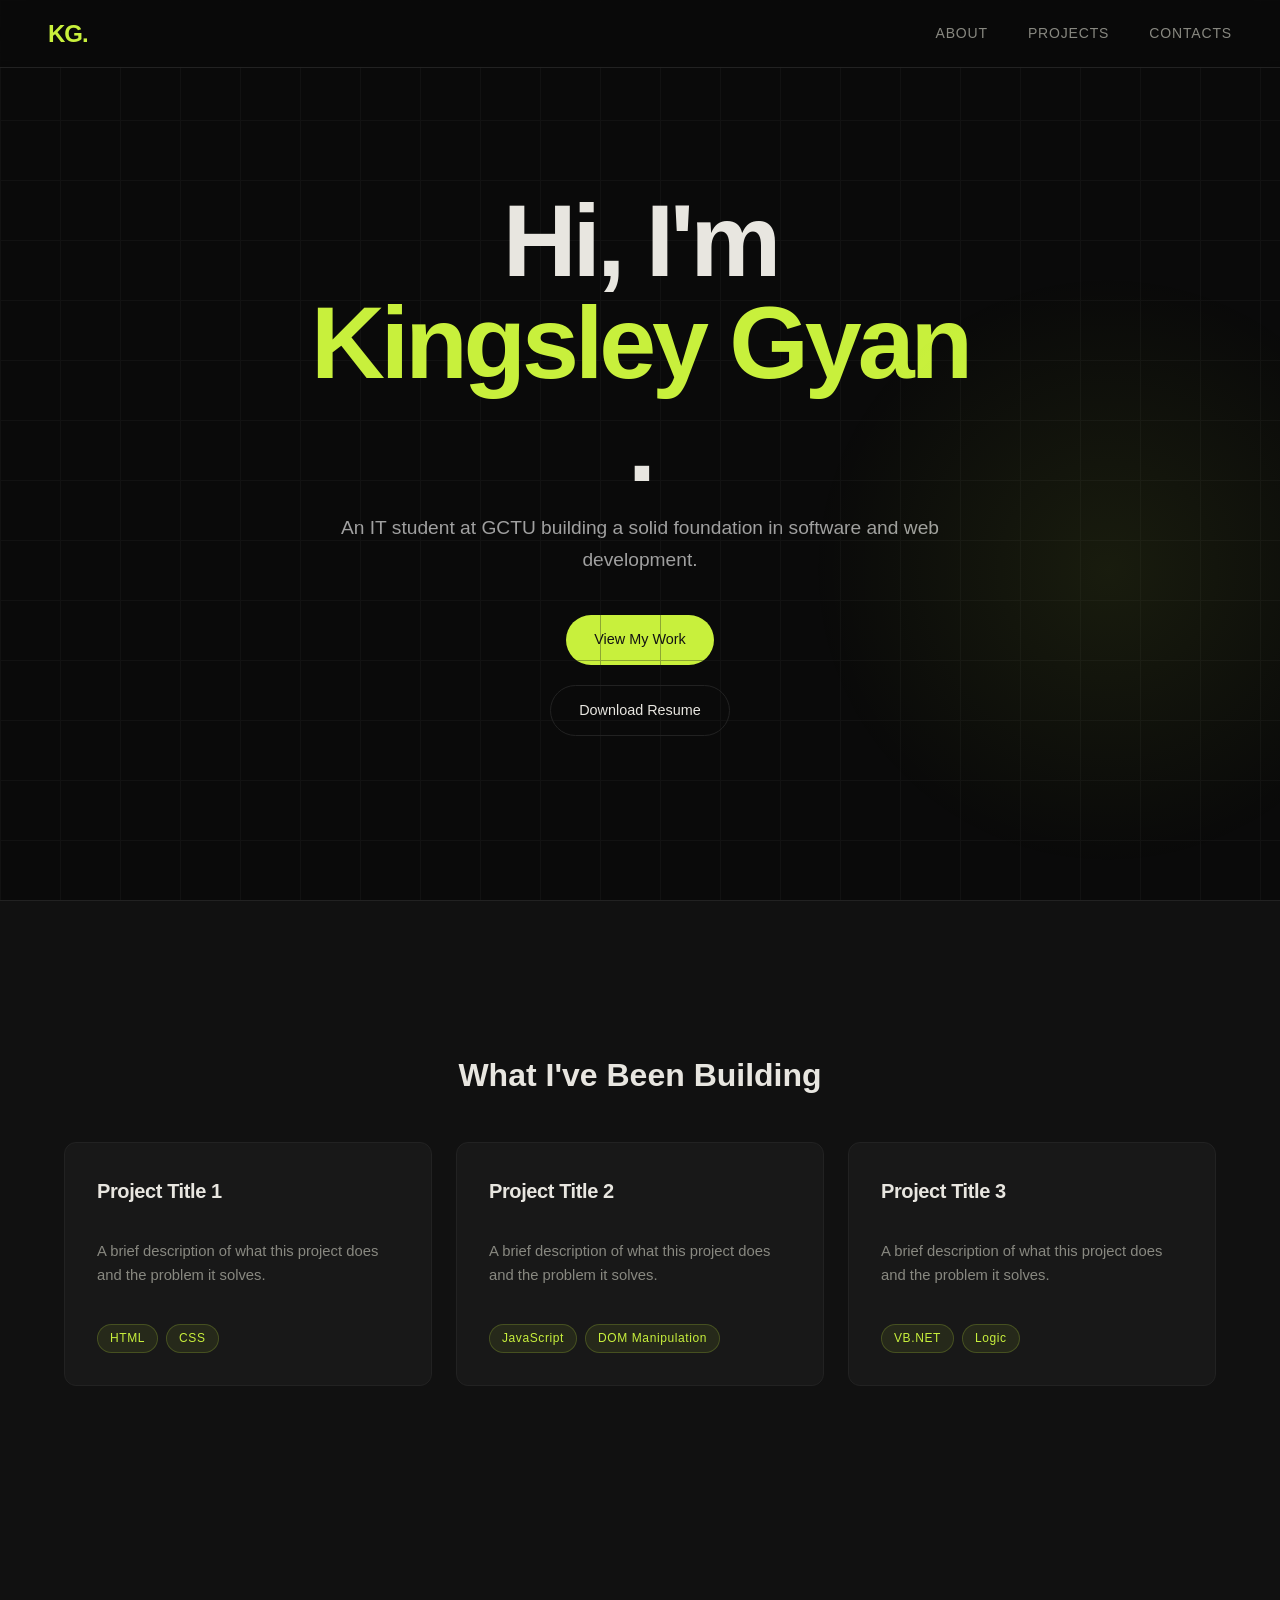
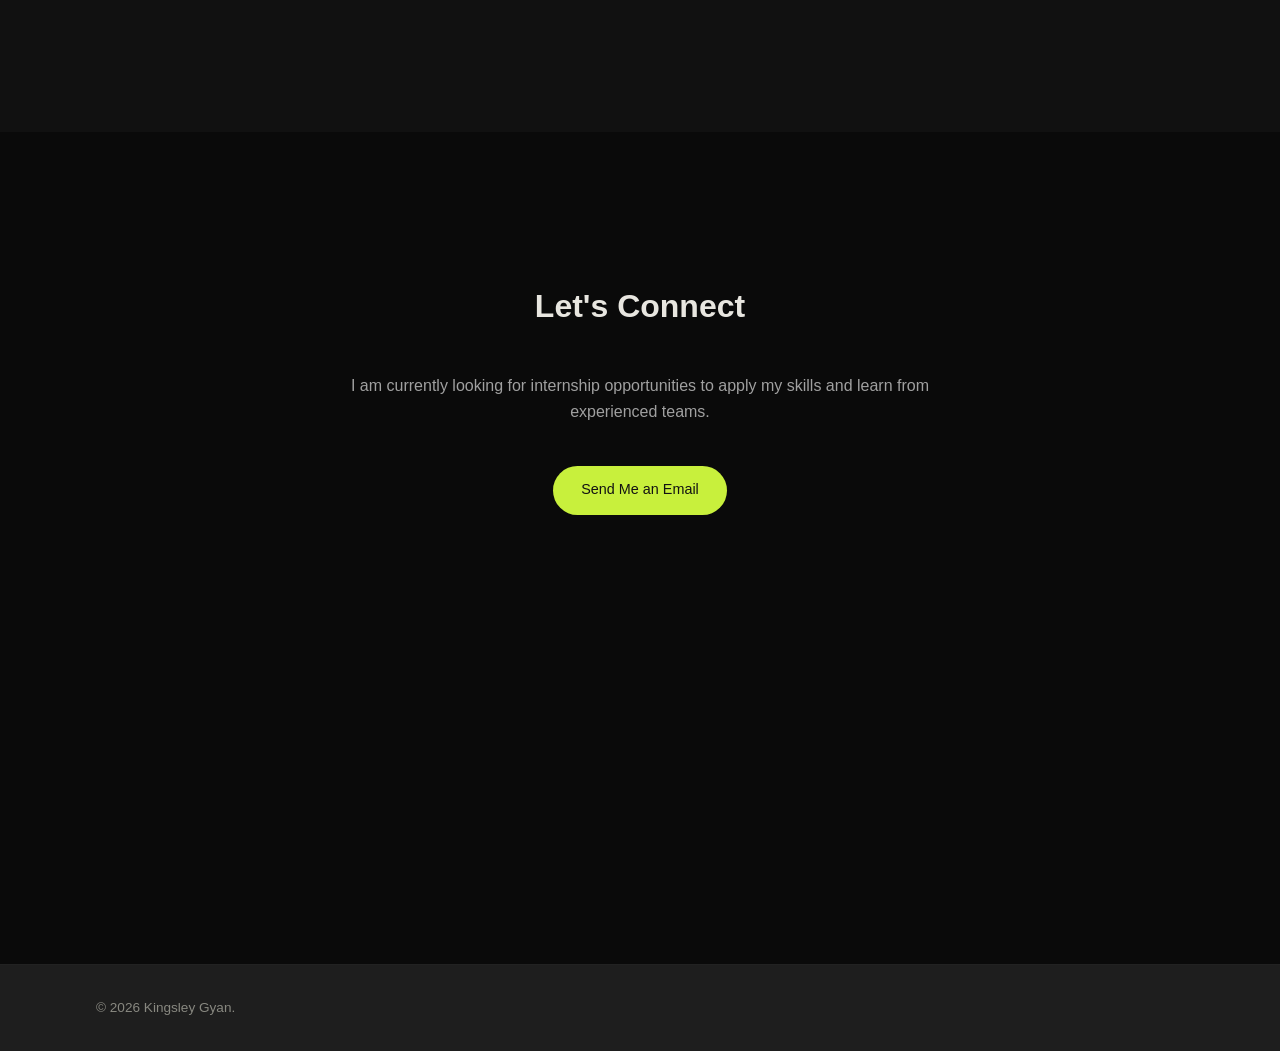
<file: index.html>
<!DOCTYPE html>
<html lang="en">
<head>
    <meta charset="UTF-8">
    <meta name="viewport" content="width=device-width, initial-scale=1.0">
    <title>Kingsley Gyan | Portfolio</title>
    <link rel="stylesheet" href="style.css">
</head>
<body>
    <nav>
        <div class="logo">KG.</div>
        <ul class="nav-links">
            <li><a href="about.html">About</a></li>
            <li><a href="projects.html">Projects</a></li>
            <li><a href="contacts.html">Contacts</a></li>
        </ul>
    </nav>

    <header id="about" class="hero">
        <h1>Hi, I'm <span class="accent">Kingsley Gyan</span>.</h1>
        <p>An IT student at GCTU building a solid foundation in software and web development.</p>
        <a href="projects.html" class="btn">View My Work</a>
        <a href="YOUR_RESUME_LINK_HERE.pdf" class="btn btn-outline" target="_blank">Download Resume</a> 
    </header>

    <section id="projects" class="projects-section">
        <h2>What I've Been Building</h2>
        <div class="project-grid">
            
            <div class="project-card">
                <h3>Project Title 1</h3>
                <p>A brief description of what this project does and the problem it solves.</p>
                <div class="tags">
                    <span>HTML</span>
                    <span>CSS</span>
                </div>
            </div>

            <div class="project-card">
                <h3>Project Title 2</h3>
                <p>A brief description of what this project does and the problem it solves.</p>
                <div class="tags">
                    <span>JavaScript</span>
                    <span>DOM Manipulation</span>
                </div>
            </div>

            <div class="project-card">
                <h3>Project Title 3</h3>
                <p>A brief description of what this project does and the problem it solves.</p>
                <div class="tags">
                    <span>VB.NET</span>
                    <span>Logic</span>
                </div>
            </div>

        </div>
    </section>

    <section id="contact" class="contact-section">
        <h2>Let's Connect</h2>
        <p>I am currently looking for internship opportunities to apply my skills and learn from experienced teams.</p>
        <a href="mailto:kingsleygyan02@gmail.com" class="btn">Send Me an Email</a> 
    </section>

    <footer>
        <p>&copy; 2026 Kingsley Gyan.</p>
    </footer>
</body>
</html>
</file>
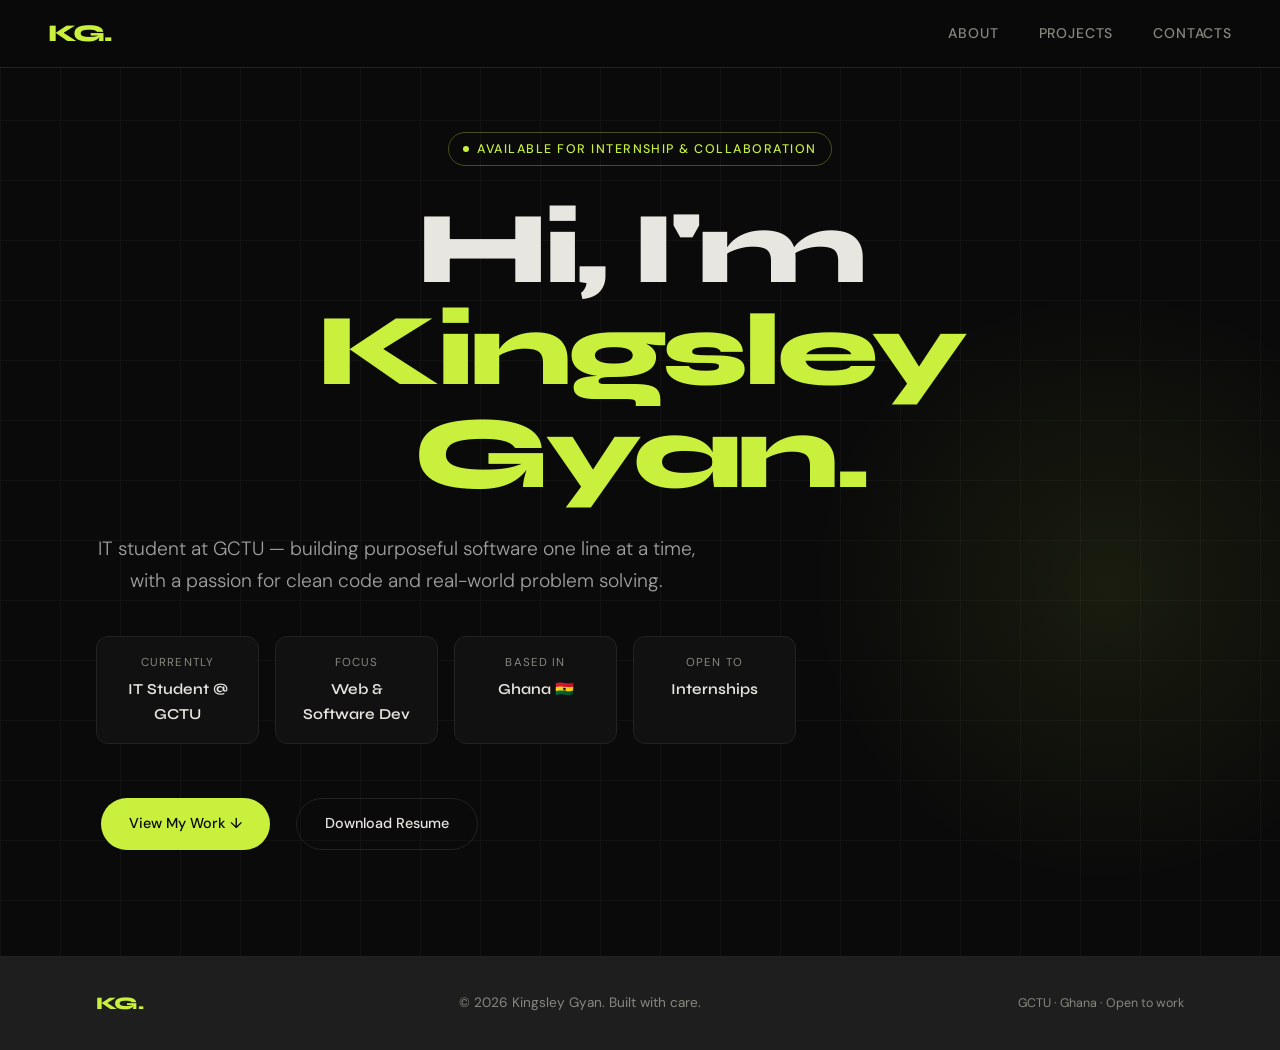
<file: about.html>
<!DOCTYPE html>
<html lang="en">
<head>
  <meta charset="UTF-8" />
  <meta name="viewport" content="width=device-width, initial-scale=1.0" />
  <title>Kingsley Gyan | About</title>
  <link href="https://fonts.googleapis.com/css2?family=Syne:wght@400;600;700;800&family=DM+Sans:ital,wght@0,300;0,400;0,500;1,300&display=swap" rel="stylesheet" />
  <link rel="stylesheet" href="style.css" />
</head>
<body>

  <!-- Nav and footer are injected by nav.js -->

  <!-- ============================================================
       ABOUT / HERO
       MOD: Edit the hero-tag text, h1, hero-sub tagline,
            about-chips (add/remove freely), and button links.
  ============================================================ -->
  <header class="hero">
    <div class="hero-inner">

      <!-- MOD: Edit this availability label -->
      <div class="hero-tag">Available for Internship &amp; Collaboration</div>

      <!-- MOD: Edit your name -->
      <h1>
        Hi, I'm
        <span class="accent">Kingsley Gyan.</span>
      </h1>

      <!-- MOD: Edit your one-liner tagline -->
      <p class="hero-sub">
        IT student at GCTU — building purposeful software one line at a time,
        with a passion for clean code and real-world problem solving.
      </p>

      <!-- MOD: Add, remove, or edit chips — each chip has a .label and .value -->
      <div class="about-blurb">

        <div class="about-chip">
          <div class="label">Currently</div>
          <div class="value">IT Student @ GCTU</div>
        </div>

        <div class="about-chip">
          <div class="label">Focus</div>
          <div class="value">Web &amp; Software Dev</div>
        </div>

        <div class="about-chip">
          <div class="label">Based In</div>
          <div class="value">Ghana 🇬🇭</div>
        </div>

        <div class="about-chip">
          <div class="label">Open To</div>
          <div class="value">Internships</div>
        </div>

      </div>

      <div class="hero-actions">
        <a href="projects.html" class="btn btn-primary">View My Work ↓</a>
        <!-- MOD: Replace with your real resume PDF link -->
        <a href="YOUR_RESUME_LINK_HERE.pdf" class="btn btn-outline" target="_blank">Download Resume</a>
      </div>

    </div>
  </header>

  <script src="nav.js"></script>
</body>
</html>
</file>
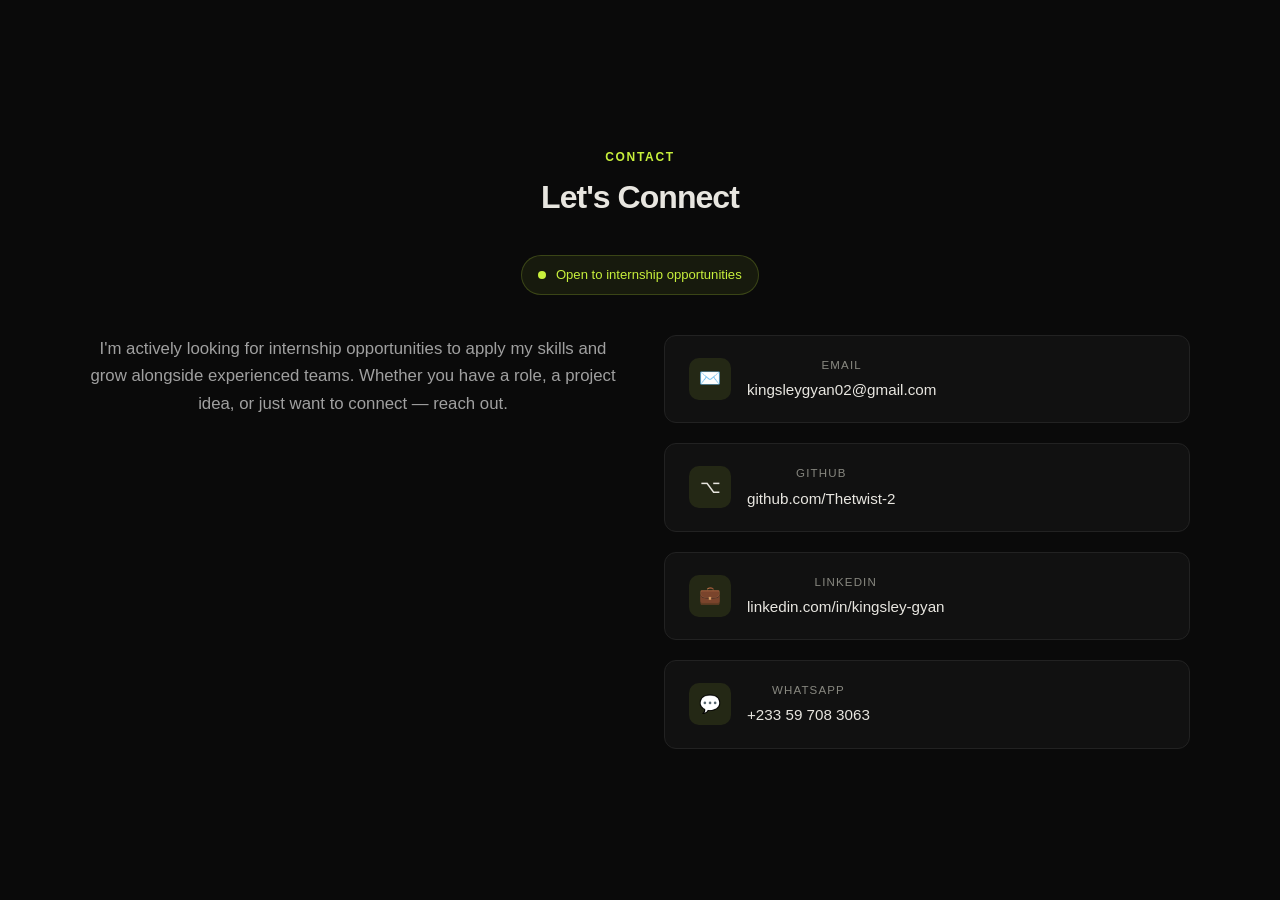
<file: contacts.html>
<!DOCTYPE html>
<html lang="en">
<head>
    <meta charset="UTF-8">
    <meta name="viewport" content="width=device-width, initial-scale=1.0">
    <title>Document</title>
    <link rel="stylesheet" href="style.css" />
</head>
<body>
    <!-- ============================================================
       CONTACT
       MOD: Update email, GitHub username, LinkedIn URL, and WhatsApp link
  ============================================================ -->
  <section id="contact" class="contact-section">
    <div class="section-inner">
      <div class="section-label">Contact</div>
      <h2 class="section-title">Let's Connect</h2>

      <div class="availability">
        <span class="dot"></span>
        Open to internship opportunities
      </div>

      <div class="contact-grid">

        <div>
          <p class="section-desc" style="margin-bottom: 0;">
            I'm actively looking for internship opportunities to apply my skills and grow alongside experienced teams. Whether you have a role, a project idea, or just want to connect — reach out.
          </p>
        </div>

        <!-- MOD: Update each href value with your real links -->
        <div class="contact-info">

          <a href="mailto:kingsleygyan02@gmail.com" class="contact-item">
            <div class="contact-item-icon">✉️</div>
            <div class="contact-item-body">
              <div class="ci-label">Email</div>
              <div class="ci-value">kingsleygyan02@gmail.com</div>
            </div>
          </a>

          <!-- MOD: Replace YOUR_GITHUB_USERNAME with your GitHub handle -->
          <a href="https://github.com/Thetwist-2" class="contact-item" target="_blank">
            <div class="contact-item-icon">⌥</div>
            <div class="contact-item-body">
              <div class="ci-label">GitHub</div>
              <div class="ci-value">github.com/Thetwist-2</div>
            </div>
          </a>

          <!-- MOD: Replace with your LinkedIn profile URL -->
          <a href="https://linkedin.com/in/kingsley-gyan" class="contact-item" target="_blank">
            <div class="contact-item-icon">💼</div>
            <div class="contact-item-body">
              <div class="ci-label">LinkedIn</div>
              <div class="ci-value">linkedin.com/in/kingsley-gyan</div>
            </div>
          </a>

          <!-- MOD: Replace with your WhatsApp link (optional — delete this block if not needed) -->
          <a href="https://wa.me/qr/L5JD34ZWKWVAN1" class="contact-item" target="_blank">
            <div class="contact-item-icon">💬</div>
            <div class="contact-item-body">
              <div class="ci-label">WhatsApp</div>
              <div class="ci-value">+233 59 708 3063</div>
            </div>
          </a>

        </div>
      </div>
    </div>
  </section>
</body>
</html>
</file>
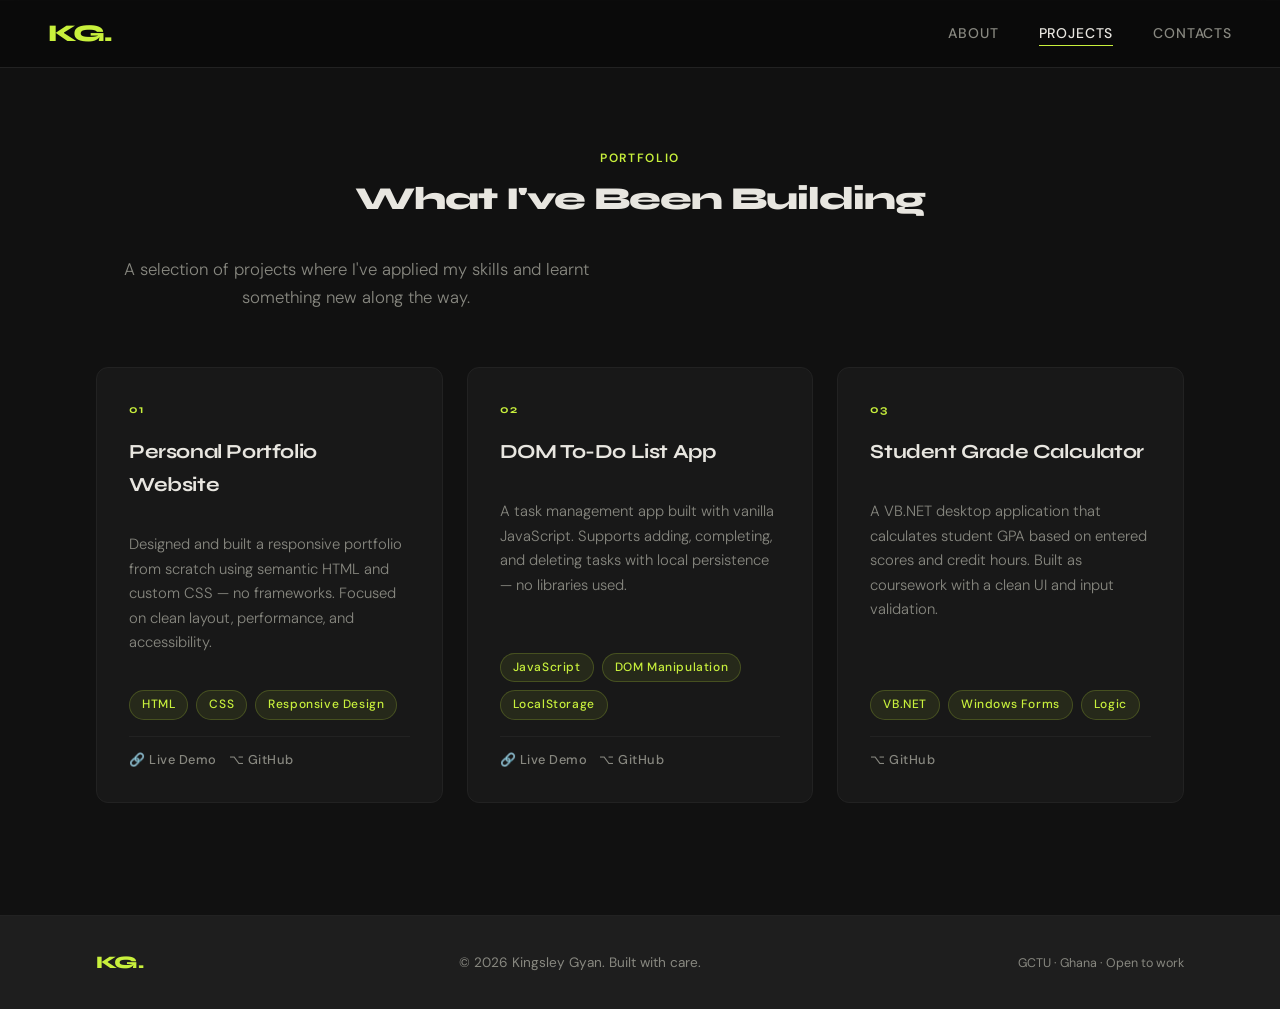
<file: projects.html>
<!DOCTYPE html>
<html lang="en">
<head>
  <meta charset="UTF-8" />
  <meta name="viewport" content="width=device-width, initial-scale=1.0" />
  <title>Kingsley Gyan | Projects</title>
  <link href="https://fonts.googleapis.com/css2?family=Syne:wght@400;600;700;800&family=DM+Sans:ital,wght@0,300;0,400;0,500;1,300&display=swap" rel="stylesheet" />
  <link rel="stylesheet" href="style.css" />
</head>
<body>

  <!-- Nav and footer are injected by nav.js -->

  <!-- ============================================================
       PROJECTS
       MOD: To add a project — copy any .project-card block below
            and fill in the number, title, description, tags, and links.
       MOD: To remove a project — delete the entire .project-card div.
       MOD: To reorder — cut and paste the .project-card blocks.
  ============================================================ -->
  <section class="projects-section page-section">
    <div class="section-inner">

      <div class="section-label">Portfolio</div>
      <h2 class="section-title">What I've Been Building</h2>
      <p class="section-desc">A selection of projects where I've applied my skills and learnt something new along the way.</p>

      <div class="project-grid">

        <!-- ── PROJECT CARD 1 ───────────────────────────────────── -->
        <div class="project-card">
          <div class="project-card-number">01</div>
          <h3>Personal Portfolio Website</h3>
          <p>Designed and built a responsive portfolio from scratch using semantic HTML and custom CSS — no frameworks. Focused on clean layout, performance, and accessibility.</p>
          <!-- MOD: Add or remove <span> tags to edit the tech stack -->
          <div class="tags">
            <span>HTML</span>
            <span>CSS</span>
            <span>Responsive Design</span>
          </div>
          <!-- MOD: Replace # with your live URL and GitHub repo link -->
          <div class="project-links">
            <a href="#">🔗 Live Demo</a>
            <a href="#">⌥ GitHub</a>
          </div>
        </div>

        <!-- ── PROJECT CARD 2 ───────────────────────────────────── -->
        <div class="project-card">
          <div class="project-card-number">02</div>
          <h3>DOM To-Do List App</h3>
          <p>A task management app built with vanilla JavaScript. Supports adding, completing, and deleting tasks with local persistence — no libraries used.</p>
          <div class="tags">
            <span>JavaScript</span>
            <span>DOM Manipulation</span>
            <span>LocalStorage</span>
          </div>
          <div class="project-links">
            <a href="#">🔗 Live Demo</a>
            <a href="#">⌥ GitHub</a>
          </div>
        </div>

        <!-- ── PROJECT CARD 3 ───────────────────────────────────── -->
        <div class="project-card">
          <div class="project-card-number">03</div>
          <h3>Student Grade Calculator</h3>
          <p>A VB.NET desktop application that calculates student GPA based on entered scores and credit hours. Built as coursework with a clean UI and input validation.</p>
          <div class="tags">
            <span>VB.NET</span>
            <span>Windows Forms</span>
            <span>Logic</span>
          </div>
          <div class="project-links">
            <a href="#">⌥ GitHub</a>
          </div>
        </div>

        <!-- ── PROJECT CARD TEMPLATE ─────────────────────────────
             MOD: Fill in and uncomment to add a new project.
        <div class="project-card">
          <div class="project-card-number">04</div>
          <h3>Project Title Here</h3>
          <p>A brief description of what this project does and the problem it solves. 2–3 sentences works well.</p>
          <div class="tags">
            <span>Tag 1</span>
            <span>Tag 2</span>
          </div>
          <div class="project-links">
            <a href="#">🔗 Live Demo</a>
            <a href="#">⌥ GitHub</a>
          </div>
        </div>
        ──────────────────────────────────────────────────────── -->

      </div>
    </div>
  </section>

  <script src="nav.js"></script>
</body>
</html>
</file>
<file: style.css>
:root {
    --bg-color: #121212;
    --card-bg: #1e1e1e;
    --text-main: #f0f0f0;
    --text-muted: #a0a0a0;
    --accent: #00d2ff;
}

* {
    margin: 0;
    padding: 0;
    box-sizing: border-box;
    scroll-behavior: smooth; 
}

body {
    font-family: 'Segoe UI', Tahoma, Geneva, Verdana, sans-serif;
    background-color: var(--bg-color);
    color: var(--text-main);
    line-height: 1.6;
}

/* Navigation */
nav {
    display: flex;
    justify-content: space-between;
    align-items: center;
    padding: 20px 5%;
    background-color: rgba(18, 18, 18, 0.95);
    position: sticky;
    top: 0;
    z-index: 100;
}

.logo {
    font-size: 24px;
    font-weight: bold;
    color: var(--accent);
}

.nav-links {
    list-style: none;
    display: flex;
    gap: 20px;
}

.nav-links a {
    color: var(--text-main);
    text-decoration: none;
    transition: color 0.3s;
}

.nav-links a:hover {
    color: var(--accent);
}

/* Hero Section */
.hero {
    min-height: 80vh;
    display: flex;
    flex-direction: column;
    justify-content: center;
    align-items: center;
    text-align: center;
    padding: 0 20px;
}

.hero h1 {
    font-size: clamp(2rem, 5vw, 4rem);
    margin-bottom: 15px;
}

.accent {
    color: var(--accent);
}

.hero p {
    font-size: 1.2rem;
    color: var(--text-muted);
    max-width: 600px;
    margin-bottom: 30px;
}

/* Buttons */
.btn {
    display: inline-block;
    padding: 12px 24px;
    background-color: var(--accent);
    color: #121212;
    text-decoration: none;
    border-radius: 5px;
    font-weight: bold;
    margin: 10px 5px;
    transition: transform 0.2s, background-color 0.2s;
}

.btn:hover {
    transform: translateY(-2px);
    background-color: #00b8e6;
}

.btn-outline {
    background-color: transparent;
    color: var(--accent);
    border: 2px solid var(--accent);
}

.btn-outline:hover {
    background-color: var(--accent);
    color: #121212;
}

/* Projects Section */
.projects-section, .contact-section {
    padding: 80px 5%;
    text-align: center;
}

.projects-section h2, .contact-section h2 {
    font-size: 2rem;
    margin-bottom: 40px;
}

.project-grid {
    display: grid;
    grid-template-columns: repeat(auto-fit, minmax(300px, 1fr));
    gap: 30px;
    max-width: 1200px;
    margin: 0 auto;
}

.project-card {
    background-color: var(--card-bg);
    padding: 30px;
    border-radius: 8px;
    text-align: left;
    border-top: 4px solid var(--accent);
    transition: transform 0.3s ease;
}

.project-card:hover {
    transform: translateY(-5px);
}

.project-card h3 {
    margin-bottom: 15px;
    font-size: 1.5rem;
}

.project-card p {
    color: var(--text-muted);
    margin-bottom: 20px;
}

.tags {
    display: flex;
    flex-wrap: wrap;
    gap: 10px;
}

.tags span {
    background-color: #333;
    color: #fff;
    padding: 5px 12px;
    border-radius: 15px;
    font-size: 0.85rem;
}

/* Contact & Footer */
.contact-section p {
    color: var(--text-muted);
    margin-bottom: 30px;
    max-width: 600px;
    margin: 0 auto 30px auto;
}

footer {
    text-align: center;
    padding: 30px;
    background-color: var(--card-bg);
    color: var(--text-muted);
    font-size: 0.9rem;
}

/* ============================================================
   DESIGN TOKENS — edit these to restyle the whole site
   ============================================================ */
:root {
  --bg:           #0a0a0a;
  --surface:      #111111;
  --surface-2:    #181818;
  --border:       #222222;
  --text:         #e8e6e0;
  --muted:        #888880;
  --accent:       #c8f03c;
  --accent-dim:   #9ab82a;
  --font-display: 'Syne', sans-serif;
  --font-body:    'DM Sans', sans-serif;
  --radius:       12px;
  --max-w:        1100px;
  --nav-h:        68px;
}

/* ============================================================
   RESET & BASE
   ============================================================ */
*, *::before, *::after { box-sizing: border-box; margin: 0; padding: 0; }
html { scroll-behavior: smooth; }

body {
  background: var(--bg);
  color: var(--text);
  font-family: var(--font-body);
  font-size: 16px;
  line-height: 1.65;
  min-height: 100vh;
  overflow-x: hidden;
}

/* ============================================================
   NAV
   ============================================================ */
nav {
  position: fixed;
  top: 0; left: 0; right: 0;
  height: var(--nav-h);
  display: flex;
  align-items: center;
  justify-content: space-between;
  padding: 0 clamp(1.5rem, 5vw, 3rem);
  background: rgba(10,10,10,0.85);
  backdrop-filter: blur(14px);
  border-bottom: 1px solid var(--border);
  z-index: 100;
}

.logo {
  font-family: var(--font-display);
  font-weight: 800;
  font-size: 1.5rem;
  color: var(--accent);
  letter-spacing: -0.04em;
  text-decoration: none;
}

.nav-links {
  list-style: none;
  display: flex;
  gap: 2.5rem;
}

.nav-links a {
  color: var(--muted);
  text-decoration: none;
  font-size: 0.875rem;
  font-weight: 500;
  letter-spacing: 0.06em;
  text-transform: uppercase;
  transition: color 0.2s;
  position: relative;
  padding-bottom: 2px;
}

.nav-links a::after {
  content: '';
  position: absolute;
  bottom: -2px; left: 0;
  width: 0; height: 1px;
  background: var(--accent);
  transition: width 0.2s;
}

.nav-links a:hover { color: var(--text); }
.nav-links a:hover::after,
.nav-links a.active::after { width: 100%; }
.nav-links a.active { color: var(--text); }

/* ============================================================
   SHARED SECTION LAYOUT
   ============================================================ */
.page-section {
  padding: 7rem clamp(1.5rem, 8vw, 6rem);
}

.section-inner {
  max-width: var(--max-w);
  margin: 0 auto;
}

.section-label {
  font-size: 0.75rem;
  letter-spacing: 0.14em;
  text-transform: uppercase;
  color: var(--accent);
  font-weight: 600;
  margin-bottom: 0.75rem;
}

.section-title {
  font-family: var(--font-display);
  font-size: clamp(2rem, 5vw, 3.25rem);
  font-weight: 800;
  letter-spacing: -0.03em;
  line-height: 1.1;
  margin-bottom: 1rem;
}

.section-desc {
  color: var(--muted);
  max-width: 520px;
  margin-bottom: 3.5rem;
  font-size: 1.05rem;
  font-weight: 300;
}

/* ============================================================
   BUTTONS
   ============================================================ */
.btn {
  display: inline-flex;
  align-items: center;
  gap: 0.5rem;
  padding: 0.8rem 1.75rem;
  border-radius: 999px;
  font-family: var(--font-body);
  font-size: 0.9rem;
  font-weight: 500;
  text-decoration: none;
  transition: transform 0.2s, box-shadow 0.2s, background 0.2s, border-color 0.2s, color 0.2s;
  cursor: pointer;
}

.btn-primary {
  background: var(--accent);
  color: #0a0a0a;
}

.btn-primary:hover {
  background: #d9ff45;
  transform: translateY(-2px);
  box-shadow: 0 8px 24px rgba(200,240,60,0.25);
}

.btn-outline {
  border: 1px solid var(--border);
  color: var(--text);
  background: transparent;
}

.btn-outline:hover {
  border-color: var(--accent);
  color: var(--accent);
  transform: translateY(-2px);
}

/* ============================================================
   FOOTER
   ============================================================ */
footer {
  border-top: 1px solid var(--border);
  padding: 2rem clamp(1.5rem, 8vw, 6rem);
  display: flex;
  align-items: center;
  justify-content: space-between;
  flex-wrap: wrap;
  gap: 1rem;
}

footer p { color: var(--muted); font-size: 0.85rem; }

.footer-logo {
  font-family: var(--font-display);
  font-weight: 800;
  font-size: 1.1rem;
  color: var(--accent);
  letter-spacing: -0.04em;
  text-decoration: none;
}

/* ============================================================
   ANIMATIONS
   ============================================================ */
@keyframes fadeUp {
  from { opacity: 0; transform: translateY(24px); }
  to   { opacity: 1; transform: translateY(0); }
}

@keyframes pulse {
  0%, 100% { opacity: 1; }
  50%       { opacity: 0.4; }
}

/* ============================================================
   ABOUT (index.html / about.html)
   ============================================================ */
.hero {
  min-height: 100vh;
  display: flex;
  flex-direction: column;
  justify-content: center;
  padding: calc(var(--nav-h) + 4rem) clamp(1.5rem, 8vw, 6rem) 6rem;
  position: relative;
  overflow: hidden;
}

.hero::before {
  content: '';
  position: absolute;
  inset: 0;
  background-image:
    linear-gradient(var(--border) 1px, transparent 1px),
    linear-gradient(90deg, var(--border) 1px, transparent 1px);
  background-size: 60px 60px;
  opacity: 0.35;
  pointer-events: none;
}

.hero::after {
  content: '';
  position: absolute;
  top: 30%; right: -10%;
  width: 600px; height: 600px;
  background: radial-gradient(circle, rgba(200,240,60,0.08) 0%, transparent 70%);
  pointer-events: none;
}

.hero-inner {
  position: relative;
  z-index: 1;
  max-width: var(--max-w);
}

.hero-tag {
  display: inline-flex;
  align-items: center;
  gap: 0.5rem;
  font-size: 0.78rem;
  font-weight: 500;
  letter-spacing: 0.12em;
  text-transform: uppercase;
  color: var(--accent);
  border: 1px solid rgba(200,240,60,0.3);
  padding: 0.35rem 0.85rem;
  border-radius: 999px;
  margin-bottom: 2rem;
  animation: fadeUp 0.6s ease both;
}

.hero-tag::before {
  content: '';
  width: 6px; height: 6px;
  background: var(--accent);
  border-radius: 50%;
}

.hero h1 {
  font-family: var(--font-display);
  font-size: clamp(3rem, 8vw, 6.5rem);
  font-weight: 800;
  line-height: 1.0;
  letter-spacing: -0.04em;
  animation: fadeUp 0.6s 0.1s ease both;
}

.hero h1 .accent { color: var(--accent); display: block; }

.hero-sub {
  margin-top: 1.75rem;
  font-size: clamp(1rem, 2vw, 1.2rem);
  color: var(--muted);
  max-width: 520px;
  font-weight: 300;
  animation: fadeUp 0.6s 0.2s ease both;
}

/* MOD: Add or remove .about-chip blocks in about.html to edit these */
.about-blurb {
  margin-top: 2.5rem;
  display: grid;
  grid-template-columns: repeat(auto-fit, minmax(160px, 1fr));
  gap: 1rem;
  max-width: 700px;
  animation: fadeUp 0.6s 0.3s ease both;
}

.about-chip {
  background: var(--surface);
  border: 1px solid var(--border);
  border-radius: var(--radius);
  padding: 1rem 1.25rem;
}

.about-chip .label {
  font-size: 0.72rem;
  letter-spacing: 0.1em;
  text-transform: uppercase;
  color: var(--muted);
  margin-bottom: 0.3rem;
}

.about-chip .value {
  font-family: var(--font-display);
  font-size: 0.95rem;
  font-weight: 600;
  color: var(--text);
}

.hero-actions {
  display: flex;
  flex-wrap: wrap;
  gap: 1rem;
  margin-top: 2.75rem;
  animation: fadeUp 0.6s 0.4s ease both;
}

/* ============================================================
   PROJECTS (projects.html)
   ============================================================ */
.projects-section {
  background: var(--surface);
  border-top: 1px solid var(--border);
  min-height: calc(100vh - var(--nav-h));
  padding-top: calc(var(--nav-h) + 5rem);
}

.project-grid {
  display: grid;
  grid-template-columns: repeat(auto-fill, minmax(300px, 1fr));
  gap: 1.5rem;
}

/* ---- PROJECT CARD ------------------------------------------------
   MOD: To add a project — duplicate a .project-card in projects.html
   MOD: To remove — delete the entire .project-card div
   ----------------------------------------------------------------- */
.project-card {
  background: var(--surface-2);
  border: 1px solid var(--border);
  border-radius: var(--radius);
  padding: 2rem;
  display: flex;
  flex-direction: column;
  gap: 1rem;
  transition: transform 0.25s, border-color 0.25s, box-shadow 0.25s;
  position: relative;
  overflow: hidden;
}

.project-card::before {
  content: '';
  position: absolute;
  top: 0; left: 0; right: 0;
  height: 2px;
  background: linear-gradient(90deg, var(--accent), transparent);
  opacity: 0;
  transition: opacity 0.25s;
}

.project-card:hover {
  transform: translateY(-4px);
  border-color: rgba(200,240,60,0.25);
  box-shadow: 0 12px 40px rgba(0,0,0,0.4);
}

.project-card:hover::before { opacity: 1; }

.project-card-number {
  font-family: var(--font-display);
  font-size: 0.72rem;
  letter-spacing: 0.1em;
  color: var(--accent);
  font-weight: 700;
}

.project-card h3 {
  font-family: var(--font-display);
  font-size: 1.25rem;
  font-weight: 700;
  letter-spacing: -0.02em;
  color: var(--text);
}

.project-card p {
  color: var(--muted);
  font-size: 0.925rem;
  font-weight: 300;
  flex: 1;
}

/* MOD: Add or remove <span> tags inside .tags to edit tech stack */
.tags {
  display: flex;
  flex-wrap: wrap;
  gap: 0.5rem;
}

.tags span {
  font-size: 0.75rem;
  font-weight: 500;
  letter-spacing: 0.05em;
  padding: 0.25rem 0.75rem;
  border-radius: 999px;
  background: rgba(200,240,60,0.08);
  color: var(--accent);
  border: 1px solid rgba(200,240,60,0.2);
}

.project-links {
  display: flex;
  gap: 0.75rem;
  margin-top: auto;
  padding-top: 0.75rem;
  border-top: 1px solid var(--border);
}

.project-links a {
  font-size: 0.8rem;
  color: var(--muted);
  text-decoration: none;
  font-weight: 500;
  letter-spacing: 0.04em;
  transition: color 0.2s;
}

.project-links a:hover { color: var(--accent); }

/* ============================================================
   CONTACT (contact.html)
   ============================================================ */
.contact-section {
  background: var(--bg);
  min-height: calc(100vh - var(--nav-h));
  padding-top: calc(var(--nav-h) + 5rem);
}

/* MOD: Edit the pulsing badge text in contact.html */
.availability {
  display: inline-flex;
  align-items: center;
  gap: 0.6rem;
  background: rgba(200,240,60,0.07);
  border: 1px solid rgba(200,240,60,0.2);
  border-radius: 999px;
  padding: 0.5rem 1rem;
  font-size: 0.82rem;
  color: var(--accent);
  font-weight: 500;
  margin-bottom: 2.5rem;
}

.availability .dot {
  width: 8px; height: 8px;
  background: var(--accent);
  border-radius: 50%;
  animation: pulse 2s infinite;
}

.contact-grid {
  display: grid;
  grid-template-columns: 1fr 1fr;
  gap: 3rem;
  align-items: start;
}

.contact-info { display: flex; flex-direction: column; gap: 1.25rem; }

/* ---- CONTACT ITEM -----------------------------------------------
   MOD: To add a platform — duplicate a .contact-item in contact.html
   MOD: To remove — delete the entire .contact-item block
   ----------------------------------------------------------------- */
.contact-item {
  display: flex;
  align-items: center;
  gap: 1rem;
  padding: 1.25rem 1.5rem;
  background: var(--surface);
  border: 1px solid var(--border);
  border-radius: var(--radius);
  text-decoration: none;
  color: var(--text);
  transition: border-color 0.2s, transform 0.2s;
}

.contact-item:hover {
  border-color: rgba(200,240,60,0.3);
  transform: translateX(4px);
}

.contact-item-icon {
  width: 42px; height: 42px;
  background: rgba(200,240,60,0.1);
  border-radius: 10px;
  display: flex; align-items: center; justify-content: center;
  font-size: 1.1rem;
  flex-shrink: 0;
}

.ci-label {
  font-size: 0.72rem;
  text-transform: uppercase;
  letter-spacing: 0.1em;
  color: var(--muted);
  margin-bottom: 0.15rem;
}

.ci-value {
  font-size: 0.95rem;
  font-weight: 500;
}

/* ============================================================
   RESPONSIVE
   ============================================================ */
@media (max-width: 768px) {
  .contact-grid { grid-template-columns: 1fr; }
  .nav-links { gap: 1.5rem; }
  .about-blurb { grid-template-columns: 1fr 1fr; }
}

@media (max-width: 480px) {
  .nav-links { display: none; }
  .about-blurb { grid-template-columns: 1fr; }
}
</file>
